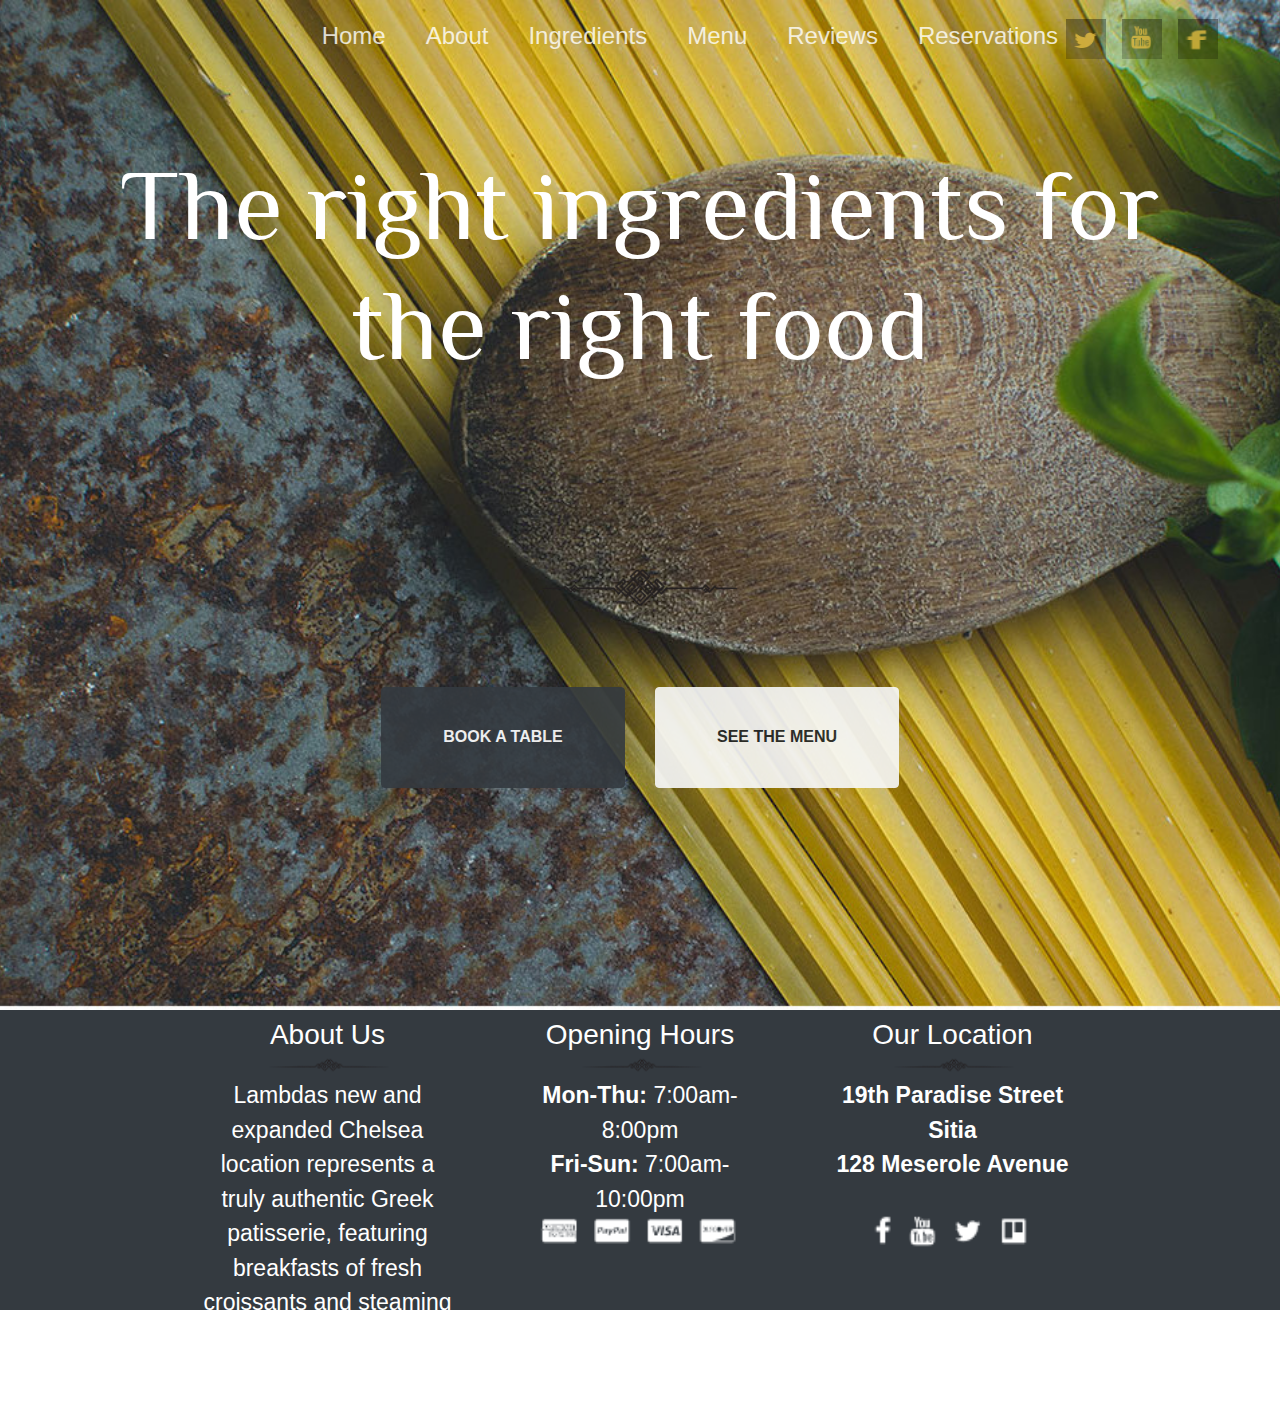
<file: index.html>
<!DOCTYPE html>
<html lang="en">
<head>
    <link href="https://fonts.googleapis.com/css2?family=Philosopher&display=swap" rel="stylesheet">
    <link rel="stylesheet" href="style.css">
    <meta name="viewport" content="width=device-width, initial-scale=1">
    <meta charset="UTF-8">
    <title>Home</title>
    <link rel="stylesheet" href="https://stackpath.bootstrapcdn.com/bootstrap/4.5.2/css/bootstrap.min.css" integrity="sha384-JcKb8q3iqJ61gNV9KGb8thSsNjpSL0n8PARn9HuZOnIxN0hoP+VmmDGMN5t9UJ0Z" crossorigin="anonymous">
</head>
<body>
    <div class="bg">
        <div class="container-fluid">
            <div class="header col-md-12 d-flex justify-content-end">
                <nav class="navbar navbar-expand-lg navbar-light bg-transparent">
                    <button class="navbar-toggler bg-transparent" type="button" data-toggle="collapse" data-target="#navbarSupportedContent" aria-controls="navbarSupportedContent" aria-expanded="false" aria-label="Toggle navigation">
                        <span class="navbar-toggler-icon"></span>
                    </button>

                    <div class="collapse navbar-collapse" id="navbarSupportedContent">
                        <ul class="navbar-nav mr-auto">
                            <li class="nav-item active d-flex justify-content-center">
                                <a class="nav-link text-white" href="#"><h4>Home</h4><span class="sr-only">(current)</span></a>
                            </li>
                            <li class="nav-item d-flex justify-content-center">
                                <a class="nav-link text-white ml-4" href="about.html" target="_blank"><h4>About</h4></a>
                            </li>
                            <li class="nav-item d-flex justify-content-center">
                                <a class="nav-link text-white ml-4" href="ingredients.html" target="_blank"><h4>Ingredients</h4></a>
                            </li>
                            <li class="nav-item d-flex justify-content-center">
                                <a class="nav-link text-white ml-4" href="menu.html" target="_blank"><h4>Menu</h4></a>
                            </li>
                            <li class="nav-item d-flex justify-content-center">
                                <a class="nav-link text-white ml-4" href="reviews.html" target="_blank"><h4>Reviews</h4></a>
                            </li>
                            <li class="nav-item d-flex justify-content-center">
                                <a class="nav-link text-white ml-4" href="reservations.html" target="_blank"><h4>Reservations</h4></a>
                            </li>
                            <li class="navbar-item d-flex justify-content-center">
                                <a class="navbar-brand" href="#">
                                    <img src="twitter.png" width="40" height="40" alt="">
                                </a>
                            </li>
                            <li class="navbar-item d-flex justify-content-center">
                                <a class="navbar-brand" href="#">
                                    <img src="youtube.png" width="40" height="40" alt="">
                                </a>
                            </li>
                            <li class="navbar-item d-flex justify-content-center">
                                <a class="navbar-brand" href="#">
                                    <img src="fb.png" width="40" height="40" alt="">
                                </a>
                            </li>
                        </ul>
                    </div>
                </nav>
            </div>
            <div class="text-place col-md-12">
                <div class="jumbotron jumbotron-fluid bg-transparent">
                    <div class="container text-wrap">
                        <h1 class="namee text-white text-center">The right ingredients for the right food</h1>
                    </div>
                </div>
            </div>
            <div class="logo-place col-md-12">
                <div class="putin col-md-2">
                </div>
            </div>
            <div class="button-place col-md-12">
                    <button type="button" class="btn btn-dark font-weight-bolder">BOOK A TABLE</button>
                    <button type="button" class="btn btn-light font-weight-bolder">SEE THE MENU</button>
            </div>
        </div>
    </div>
    <div class="footer_bg bg-dark">
        <div class="footer_row">
            <div class="footer_container text-white text-center d-flex justify-content-center col-lg-12">
                <div class="first_column col-lg-3">
                    <div class="a-row col-lg-12">
                        <h3 class="about-us">About Us</h3>
                    </div>
                    <div class="b-row col-lg-12">
                    </div>
                    <div class="c-row col-lg-12">
                        <p class="lamb">Lambdas new and expanded Chelsea location
                        represents a truly authentic Greek patisserie,
                        featuring breakfasts of fresh croissants and
                        steaming bowls of cafe.
                        Lambda - the best restaurant in town.</p>
                    </div>
                </div>
                <div class="second_column col-lg-3">
                    <div class="a-row2 col-lg-12">
                        <h3 class="opening-hours">Opening Hours</h3>
                    </div>
                    <div class="b-row2 col-lg-12">
                    </div>
                    <div class="c-row2 col-lg-12">
                        <p class="pm"><b>Mon-Thu: </b>7:00am-8:00pm<br>
                                    <b>Fri-Sun: </b>7:00am-10:00pm</p>
                    </div>
                    <div class="d-row2 col-lg-12">
                    </div>
                </div>
                <div class="third_column col-lg-3">
                    <div class="a-row3 col-lg-12">
                        <h3 class="location">Our Location</h3>
                    </div>
                    <div class="b-row3 col-lg-12">
                    </div>
                    <div class="c-row3 col-lg-12">
                        <p class="loc"><b>19th Paradise Street Sitia<br>
                        128 Meserole Avenue</b></p>
                    </div>
                    <div class="d-row3 col-lg-12">
                    </div>
                </div>
            </div>
        </div>
    </div>
    <script src="https://code.jquery.com/jquery-3.5.1.slim.min.js" integrity="sha384-DfXdz2htPH0lsSSs5nCTpuj/zy4C+OGpamoFVy38MVBnE+IbbVYUew+OrCXaRkfj" crossorigin="anonymous"></script>
    <script src="https://cdn.jsdelivr.net/npm/popper.js@1.16.1/dist/umd/popper.min.js" integrity="sha384-9/reFTGAW83EW2RDu2S0VKaIzap3H66lZH81PoYlFhbGU+6BZp6G7niu735Sk7lN" crossorigin="anonymous"></script>
    <script src="https://stackpath.bootstrapcdn.com/bootstrap/4.5.2/js/bootstrap.min.js" integrity="sha384-B4gt1jrGC7Jh4AgTPSdUtOBvfO8shuf57BaghqFfPlYxofvL8/KUEfYiJOMMV+rV" crossorigin="anonymous"></script>

</body>
</html>
</file>
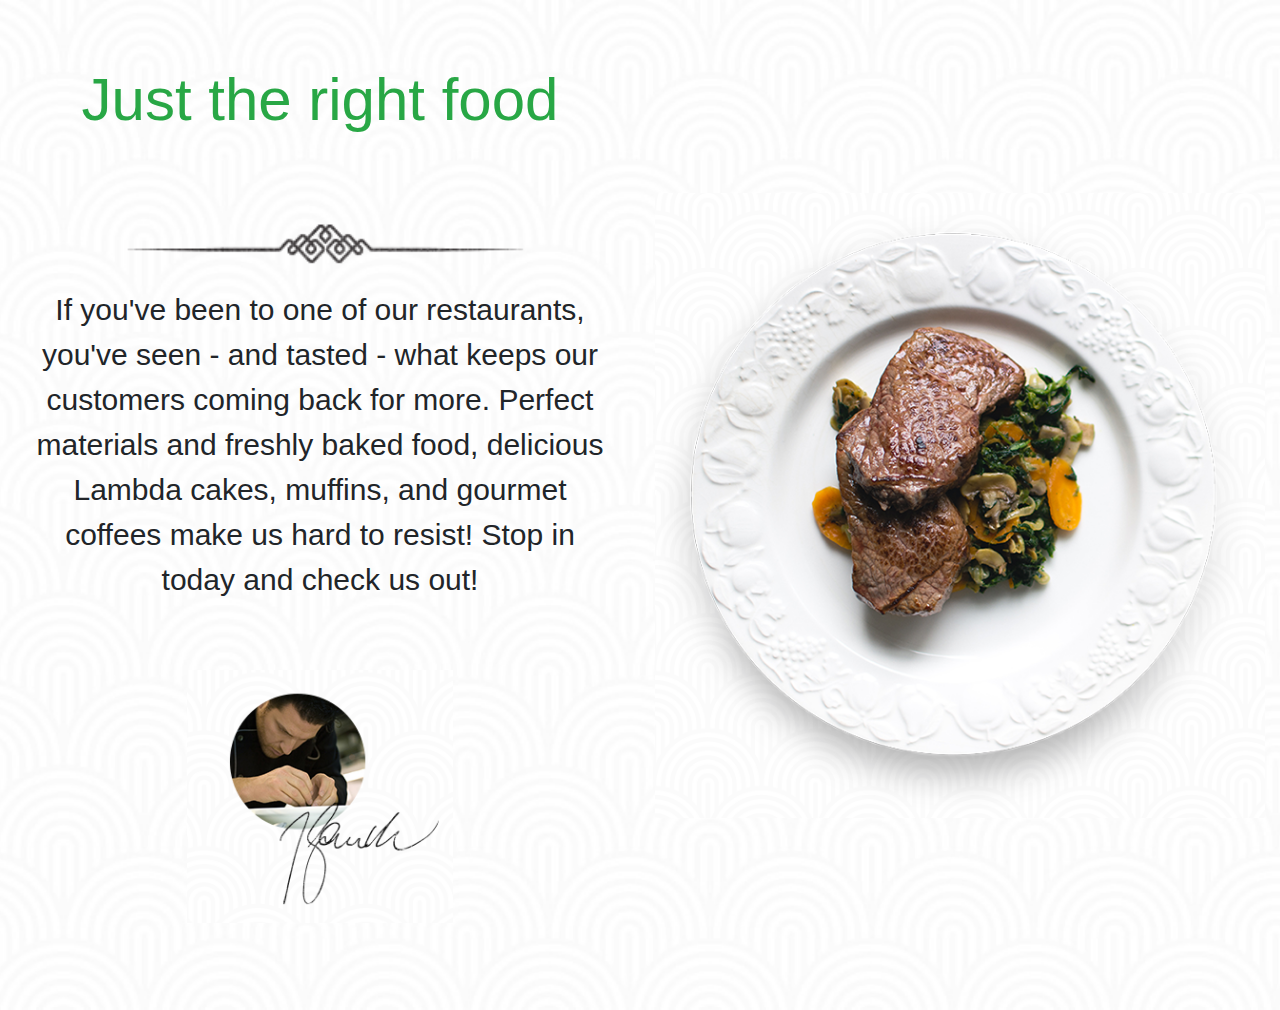
<file: about.html>
<!DOCTYPE html>
<html lang="en">
<head>
    <link href="https://fonts.googleapis.com/css2?family=Philosopher&display=swap" rel="stylesheet">
    <link rel="stylesheet" href="style.css">
    <meta name="viewport" content="width=device-width, initial-scale=1">
    <meta charset="UTF-8">
    <title>About</title>
    <link rel="stylesheet" href="https://stackpath.bootstrapcdn.com/bootstrap/4.5.2/css/bootstrap.min.css" integrity="sha384-JcKb8q3iqJ61gNV9KGb8thSsNjpSL0n8PARn9HuZOnIxN0hoP+VmmDGMN5t9UJ0Z" crossorigin="anonymous">
</head>
<body>
    <div class="bg2">
        <div class="container-fluid2 d-flex">
                <div class="left col-lg-6 col-sm-12">
                    <div class="div1 col-md-12">
                        <div class="jumbotron jumbotron-fluid bg-transparent">
                            <div class="container2 text-wrap">
                                <h1 class="namee2 text-success text-center">Just the right food</h1>
                            </div>
                        </div>
                    </div>
                    <div class="div2 col-md-12">
                    </div>
                    <div class="div3 col-md-12">
                        <p class="introduction text-center">If you've been to one of our restaurants, you've seen - and
                            tasted - what keeps our customers coming back for more.
                            Perfect materials and freshly baked food, delicious Lambda
                            cakes, muffins, and gourmet coffees make us hard to resist!
                            Stop in today and check us out!</p>
                    </div>
                    <div class="div4 d-flex justify-content-center col-md-12">
                        <div class="div4.1 col-md-6">
                        </div>
                    </div>
                </div>
                <div class="right col-lg-6">
                    <div class="insider col-lg-12">
                    </div>
                </div>
        </div>
    </div>

</body>
</html>
</file>
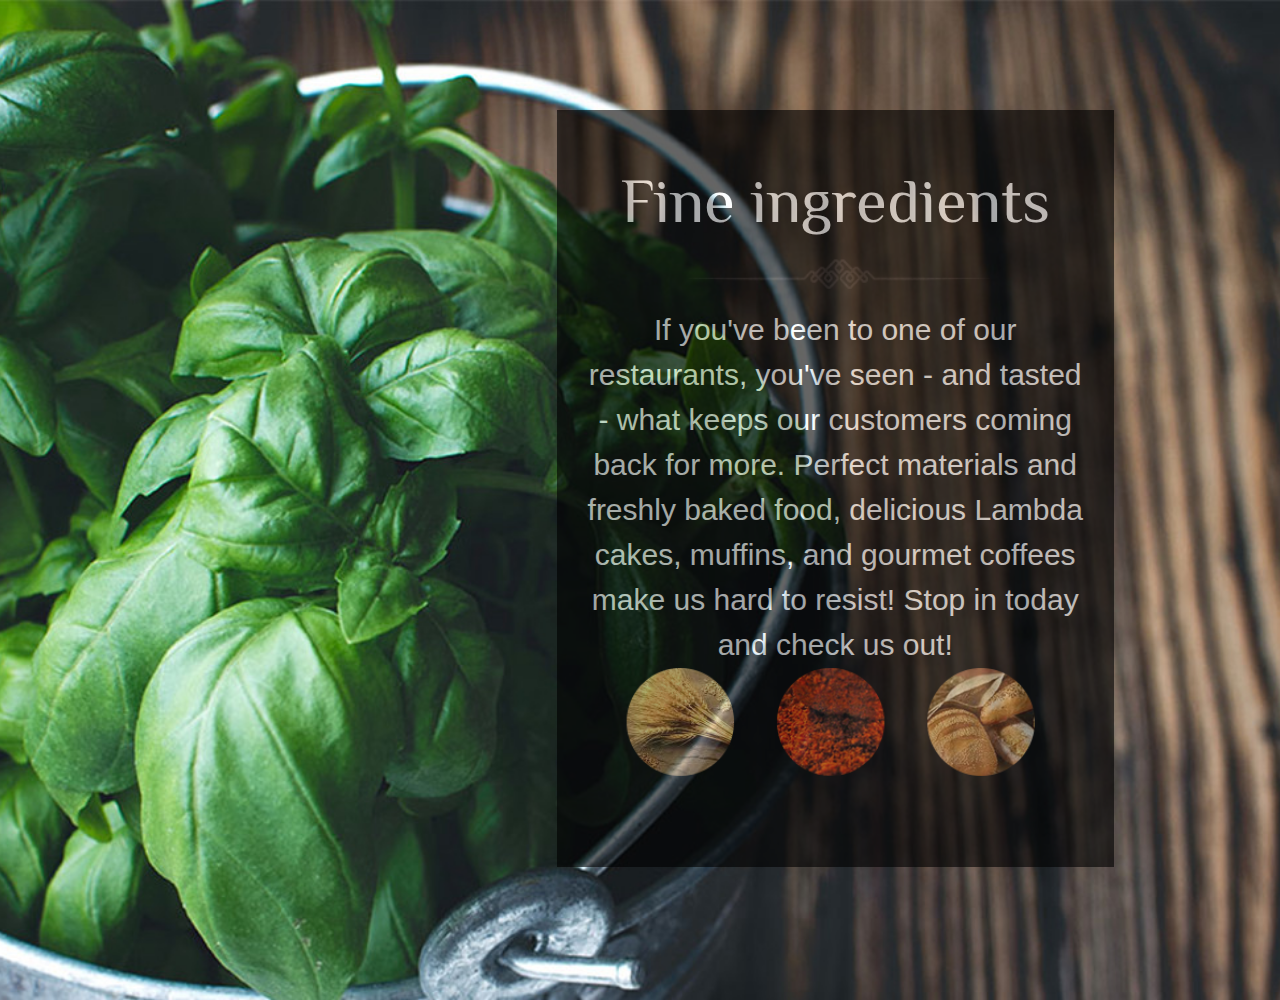
<file: ingredients.html>
<!DOCTYPE html>
<html lang="en">
<head>
    <link href="https://fonts.googleapis.com/css2?family=Philosopher&display=swap" rel="stylesheet">
    <link rel="stylesheet" href="style.css">
    <meta name="viewport" content="width=device-width, initial-scale=1">
    <meta charset="UTF-8">
    <title>Ingredients</title>
    <link rel="stylesheet" href="https://stackpath.bootstrapcdn.com/bootstrap/4.5.2/css/bootstrap.min.css" integrity="sha384-JcKb8q3iqJ61gNV9KGb8thSsNjpSL0n8PARn9HuZOnIxN0hoP+VmmDGMN5t9UJ0Z" crossorigin="anonymous">
</head>
<body>
    <div class="bg3">
        <div class="container-fluid3">
            <div class="roww d-flex justify-content-end">
                   <div class="main_col col-lg-6">
                       <div class="roww1 col-lg-12">
                           <h2 class="namee3 text-center text-white">Fine ingredients</h2>
                       </div>
                       <div class="roww2 col-lg-12">
                       </div>
                       <div class="roww3 col-lg-12">
                           <p class="introduction2 text-center text-white">If you've been to one of our restaurants, you've seen - and
                               tasted - what keeps our customers coming back for more.
                               Perfect materials and freshly baked food, delicious Lambda
                               cakes, muffins, and gourmet coffees make us hard to resist!
                               Stop in today and check us out!</p>
                       </div>
                       <div class="roww4 col-lg-12">
                       </div>
                   </div>
            </div>
        </div>
    </div>

</body>
</html>
</file>
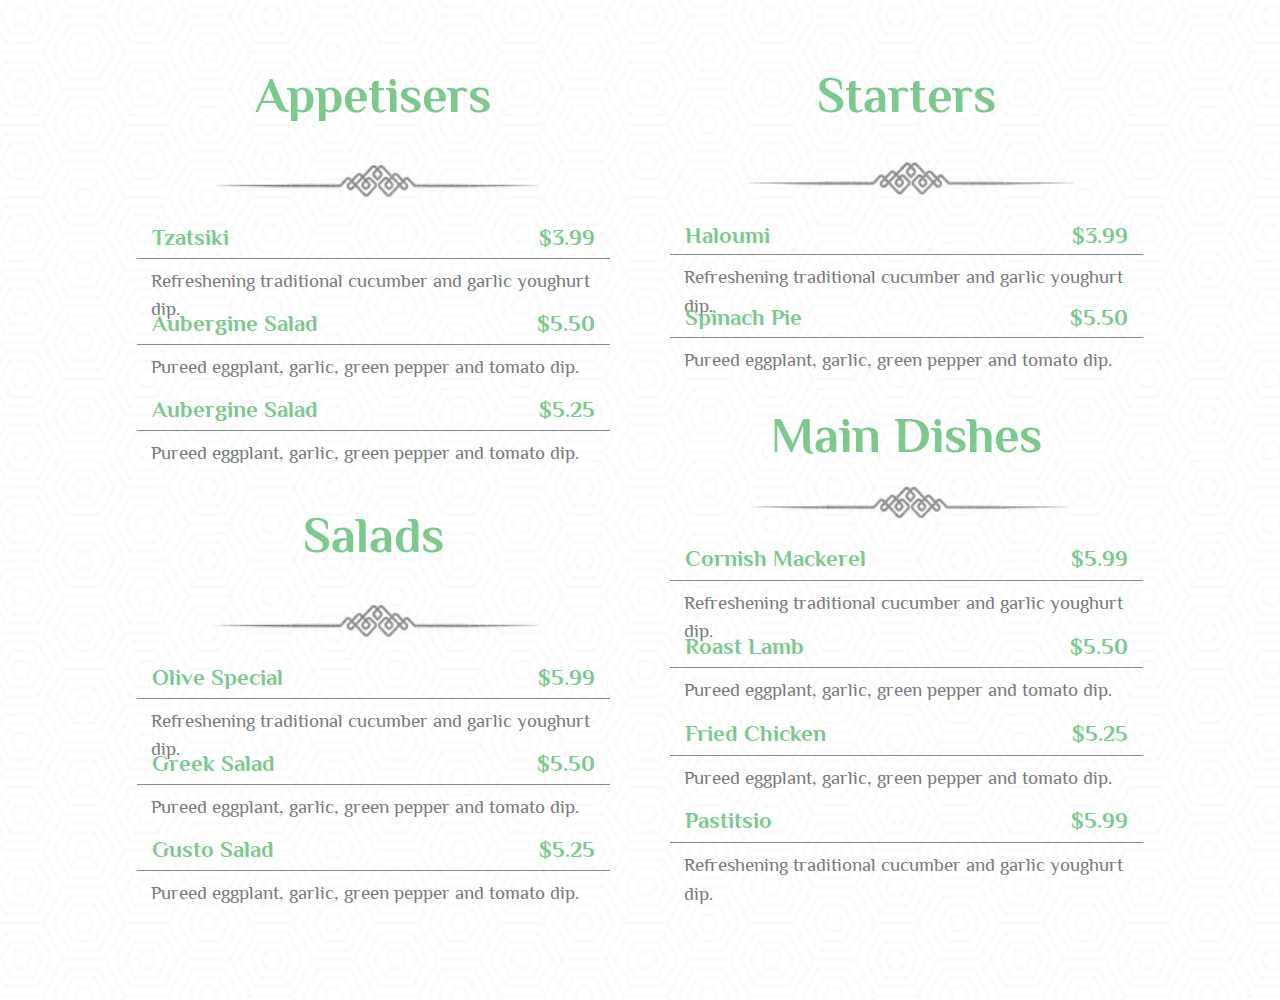
<file: menu.html>
<!DOCTYPE html>
<html lang="en">
<head>
    <link href="https://fonts.googleapis.com/css2?family=Philosopher&display=swap" rel="stylesheet">
    <meta name="viewport" content="width=device-width, initial-scale=1">
    <link rel="stylesheet" href="style.css">
    <meta charset="UTF-8">
    <title>Menu</title>
    <link rel="stylesheet" href="https://stackpath.bootstrapcdn.com/bootstrap/4.5.2/css/bootstrap.min.css" integrity="sha384-JcKb8q3iqJ61gNV9KGb8thSsNjpSL0n8PARn9HuZOnIxN0hoP+VmmDGMN5t9UJ0Z" crossorigin="anonymous">
</head>
<body>
    <div class="bg4">
        <div class="container-fluid4">
            <div class="rrow d-flex justify-content-center">
                <div class="left1 col-lg-5">
                    <div class="top-left col-lg-12">
                        <div class="rrrow one">
                            <h5 class="appetisers text-success text-center font-weight-bold">Appetisers</h5>
                        </div>
                        <div class=" rrrow two">
                        </div>
                        <div class="rrrow three">
                                <div class="rrrow3.1 border-bottom border-dark d-flex">
                                    <div class="eilute name col-lg-6">
                                        <h6 class="a a1 text-success font-weight-bold">Tzatsiki</h6>
                                    </div>
                                    <div class="eilute price d-flex justify-content-end col-lg-6">
                                        <h6 class="a a2 text-success font-weight-bold">$3.99</h6>
                                    </div>
                                </div>
                                <div class="rrrow3.2">
                                    <p class="description">Refreshening traditional cucumber and garlic youghurt dip.</p>
                                </div>
                        </div>
                        <div class="rrrow four">
                                <div class="rrrow4.1 border-bottom border-dark d-flex">
                                    <div class="eilute name col-lg-6">
                                        <h6 class="a a3 text-success font-weight-bold">Aubergine Salad</h6>
                                    </div>
                                    <div class="eilute price d-flex justify-content-end col-lg-6">
                                        <h6 class="a a4 text-success font-weight-bold">$5.50</h6>
                                    </div>
                                </div>
                                <div class="rrrow4.2">
                                    <p class="description">Pureed eggplant, garlic, green pepper and tomato dip.</p>
                                </div>
                        </div>
                        <div class="rrrow five">
                                <div class="rrrow5.1 border-bottom border-dark d-flex">
                                    <div class="eilute name col-lg-6">
                                        <h6 class="a a5 text-success font-weight-bold">Aubergine Salad</h6>
                                    </div>
                                    <div class="eilute price d-flex justify-content-end col-lg-6">
                                        <h6 class="a a6 text-success font-weight-bold">$5.25</h6>
                                    </div>
                                </div>
                                <div class="rrrow5.2">
                                    <p class="description">Pureed eggplant, garlic, green pepper and tomato dip.</p>
                                </div>
                        </div>
                    </div>


                    <div class="bottom-left col-lg-12">
                        <div class="rrrow_ one_">
                            <h5 class="appetisers text-success text-center font-weight-bold">Salads</h5>
                        </div>
                        <div class=" rrrow_ two_">
                        </div>
                        <div class="rrrow_ three_">
                                <div class="rrrow_3.1 border-bottom border-dark d-flex">
                                    <div class="eilute name col-lg-6">
                                        <h6 class="b b1 text-success font-weight-bold">Olive Special</h6>
                                    </div>
                                    <div class="eilute price d-flex justify-content-end col-lg-6">
                                        <h6 class="b b2 text-success font-weight-bold">$5.99</h6>
                                    </div>
                                </div>
                                <div class="rrrow_3.2">
                                    <p class="description">Refreshening traditional cucumber and garlic youghurt dip.</p>
                                </div>
                        </div>
                        <div class="rrrow_ four_">
                                <div class="rrrow_4.1 border-bottom border-dark d-flex">
                                    <div class="eilute name col-lg-6">
                                        <h6 class="b b3 text-success font-weight-bold">Greek Salad</h6>
                                    </div>
                                    <div class="eilute price d-flex justify-content-end col-lg-6">
                                        <h6 class="b b4 text-success font-weight-bold">$5.50</h6>
                                    </div>
                                </div>
                                <div class="rrrow_4.2">
                                    <p class="description">Pureed eggplant, garlic, green pepper and tomato dip.</p>
                                </div>
                        </div>
                        <div class="rrrow_ five_">
                                <div class="rrrow_5.1 border-bottom border-dark d-flex">
                                    <div class="eilute name col-lg-6">
                                        <h6 class="b b5 text-success font-weight-bold">Gusto Salad</h6>
                                    </div>
                                    <div class="eilute price d-flex justify-content-end col-lg-6">
                                        <h6 class="b b6 text-success font-weight-bold">$5.25</h6>
                                    </div>
                                </div>
                                <div class="rrrow_5.2">
                                    <p class="description">Pureed eggplant, garlic, green pepper and tomato dip.</p>
                                </div>
                        </div>
                    </div>
                </div>


                <div class="right1 col-lg-5">
                    <div class="top-right col-lg-12">
                        <div class="one__">
                            <h5 class="appetisers text-success text-center font-weight-bold">Starters</h5>
                        </div>
                        <div class="two__">
                        </div>
                        <div class="three__">
                                <div class="rowww3.1 border-bottom border-dark d-flex">
                                    <div class="eilute name col-lg-6">
                                        <h6 class="c c1 text-success font-weight-bold">Haloumi</h6>
                                    </div>
                                    <div class="eilute price d-flex justify-content-end col-lg-6">
                                        <h6 class="c c2 text-success font-weight-bold">$3.99</h6>
                                    </div>
                                </div>
                                <div class="rowww3.2">
                                    <p class="description">Refreshening traditional cucumber and garlic youghurt dip.</p>
                                </div>
                        </div>
                        <div class="four__">
                                <div class="rowww4.1 border-bottom border-dark d-flex">
                                    <div class="eilute name col-lg-6">
                                        <h6 class="c c3 text-success font-weight-bold">Spinach Pie</h6>
                                    </div>
                                    <div class="eilute price d-flex justify-content-end col-lg-6">
                                        <h6 class="c c4 text-success font-weight-bold">$5.50</h6>
                                    </div>
                                </div>
                                <div class="rowww4.2">
                                    <p class="description">Pureed eggplant, garlic, green pepper and tomato dip.</p>
                                </div>
                        </div>
                    </div>
                    <div class="bottom-right col-lg-12">
                        <div class="one___">
                            <h5 class="appetisers text-success text-center font-weight-bold">Main Dishes</h5>
                        </div>
                        <div class="two___">
                        </div>
                        <div class="three___">
                                <div class="rooow3.1 border-bottom border-dark d-flex">
                                    <div class="eilute name col-lg-6">
                                        <h6 class="d d1 text-success font-weight-bold">Cornish Mackerel</h6>
                                    </div>
                                    <div class="eilute price d-flex justify-content-end col-lg-6">
                                        <h6 class="d d2 text-success font-weight-bold">$5.99</h6>
                                    </div>
                                </div>
                                <div class="rooow3.2">
                                    <p class="description">Refreshening traditional cucumber and garlic youghurt dip.</p>
                                </div>
                        </div>
                        <div class="four___">
                            <div class="rooow4.1 border-bottom border-dark d-flex">
                                <div class="eilute name col-lg-6">
                                    <h6 class="d d3 text-success font-weight-bold">Roast Lamb</h6>
                                </div>
                                <div class="eilute price d-flex justify-content-end col-lg-6">
                                    <h6 class="d d4 text-success font-weight-bold">$5.50</h6>
                                </div>
                            </div>
                            <div class="rooow4.2">
                                <p class="description">Pureed eggplant, garlic, green pepper and tomato dip.</p>
                            </div>
                        </div>
                        <div class="five___">
                            <div class="rooow5.1 border-bottom border-dark d-flex">
                                <div class="eilute name col-lg-6">
                                    <h6 class="d d5 text-success font-weight-bold">Fried Chicken</h6>
                                </div>
                                <div class="eilute price d-flex justify-content-end col-lg-6">
                                    <h6 class="d d6 text-success font-weight-bold">$5.25</h6>
                                </div>
                            </div>
                            <div class="rooow5.2">
                                <p class="description">Pureed eggplant, garlic, green pepper and tomato dip.</p>
                            </div>
                        </div>
                        <div class="six___">
                            <div class="rooow6.1 border-bottom border-dark d-flex">
                                <div class="eilute name col-lg-6">
                                    <h6 class="d d7 text-success font-weight-bold">Pastitsio</h6>
                                </div>
                                <div class="eilute price d-flex justify-content-end col-lg-6">
                                    <h6 class="d d8 text-success font-weight-bold">$5.99</h6>
                                </div>
                            </div>
                            <div class="rooow6.2">
                                <p class="description">Refreshening traditional cucumber and garlic youghurt dip.</p>
                            </div>
                        </div>
                    </div>
                </div>
            </div>
        </div>
    </div>
</body>
</html>
</file>
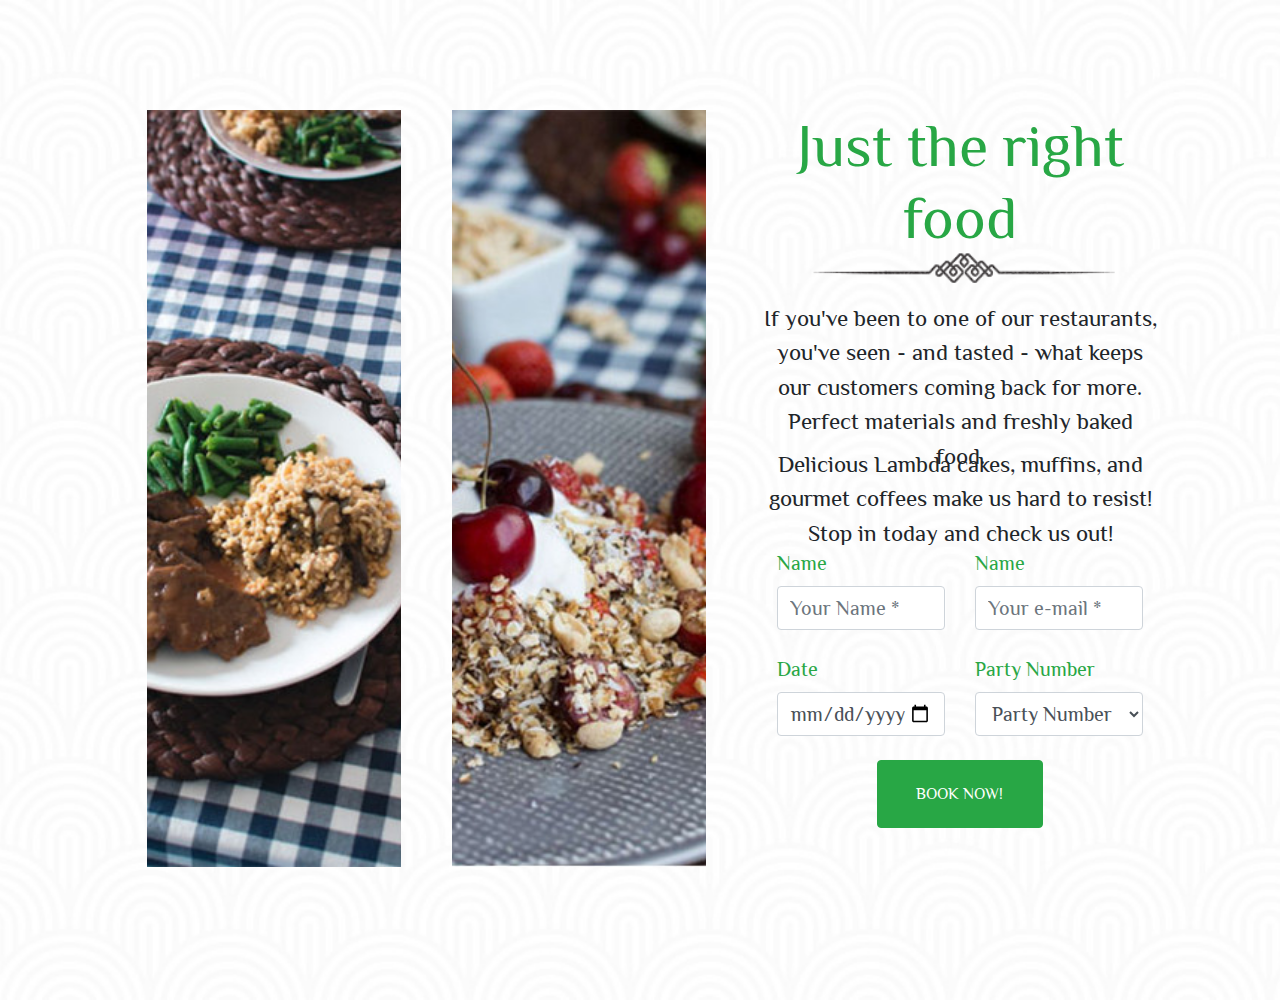
<file: reservations.html>
<!DOCTYPE html>
<html lang="en">
<head>
    <meta name="viewport" content="width=device-width, initial-scale=1">
    <link href="https://fonts.googleapis.com/css2?family=Philosopher&display=swap" rel="stylesheet">
    <link rel="stylesheet" href="style.css">
    <meta charset="UTF-8">
    <title>Reservations</title>
    <link rel="stylesheet" href="https://stackpath.bootstrapcdn.com/bootstrap/4.5.2/css/bootstrap.min.css" integrity="sha384-JcKb8q3iqJ61gNV9KGb8thSsNjpSL0n8PARn9HuZOnIxN0hoP+VmmDGMN5t9UJ0Z" crossorigin="anonymous">
</head>
<body>
    <div class="bg6">
        <div class="container-fluid6">
            <div class="lainas d-flex flex-wrap justify-content-center">
                <div class="left2 col-lg-6">
                    <div class="lainas1 d-flex justify-content-around">
                        <div class="left_left2 col-lg-5">
                        </div>
                        <div class="left_right2 col-lg-5">
                        </div>
                    </div>
                </div>
                <div class="right2 col-lg-4">
                    <div class="row1">
                        <h2 class="food text-center text-success">
                            Just the right food
                        </h2>
                    </div>
                    <div class="row2">
                    </div>
                    <div class="row3">
                        <p class="tekstas text-center">If you've been to one of our restaurants, you've seen - and
                        tasted - what keeps our customers coming back for more.
                            Perfect materials and freshly baked food.</p>
                    </div>
                    <div class="row4">
                        <p class="tekstas2 text-center">Delicious Lambda
                            cakes, muffins, and gourmet coffees make us hard to resist!
                            Stop in today and check us out!</p>
                    </div>
                    <div class="row5 d-flex">
                        <div class="lft col-md-6">
                            <div class="form-group text-success">
                                <label for="formGroupExampleInput">Name</label>
                                <input type="text" class="form-control" id="formGroupExampleInput" placeholder="Your Name *">
                            </div>
                        </div>
                        <div class="rght col-md-6">
                            <div class="form-group text-success">
                                <label for="formGroupExampleInput2">Name</label>
                                <input type="text" class="form-control" id="formGroupExampleInput2" placeholder="Your e-mail *">
                            </div>
                        </div>
                    </div>
                    <div class="row6 d-flex">
                        <div class="lft1 col-md-6">
                            <div class="form-group text-success">
                                <label for="formGroupExampleInput3">Date</label>
                                <input type="date" class="form-control" id="formGroupExampleInput3" placeholder="Your e-mail *">
                            </div>
                        </div>
                        <div class="rght1 col-md-6">
                            <div class="form-group text-success">
                                <label for="inputState">Party Number</label>
                                <select id="inputState" class="form-control">
                                    <option selected>Party Number</option>
                                    <option>...</option>
                                </select>
                            </div>
                        </div>
                    </div>
                    <div class="row7 d-flex justify-content-center">
                        <button type="button" class="btn btn-success col-md-5">BOOK NOW!</button>
                    </div>
                </div>
            </div>
        </div>
    </div>
</body>
</html>
</file>
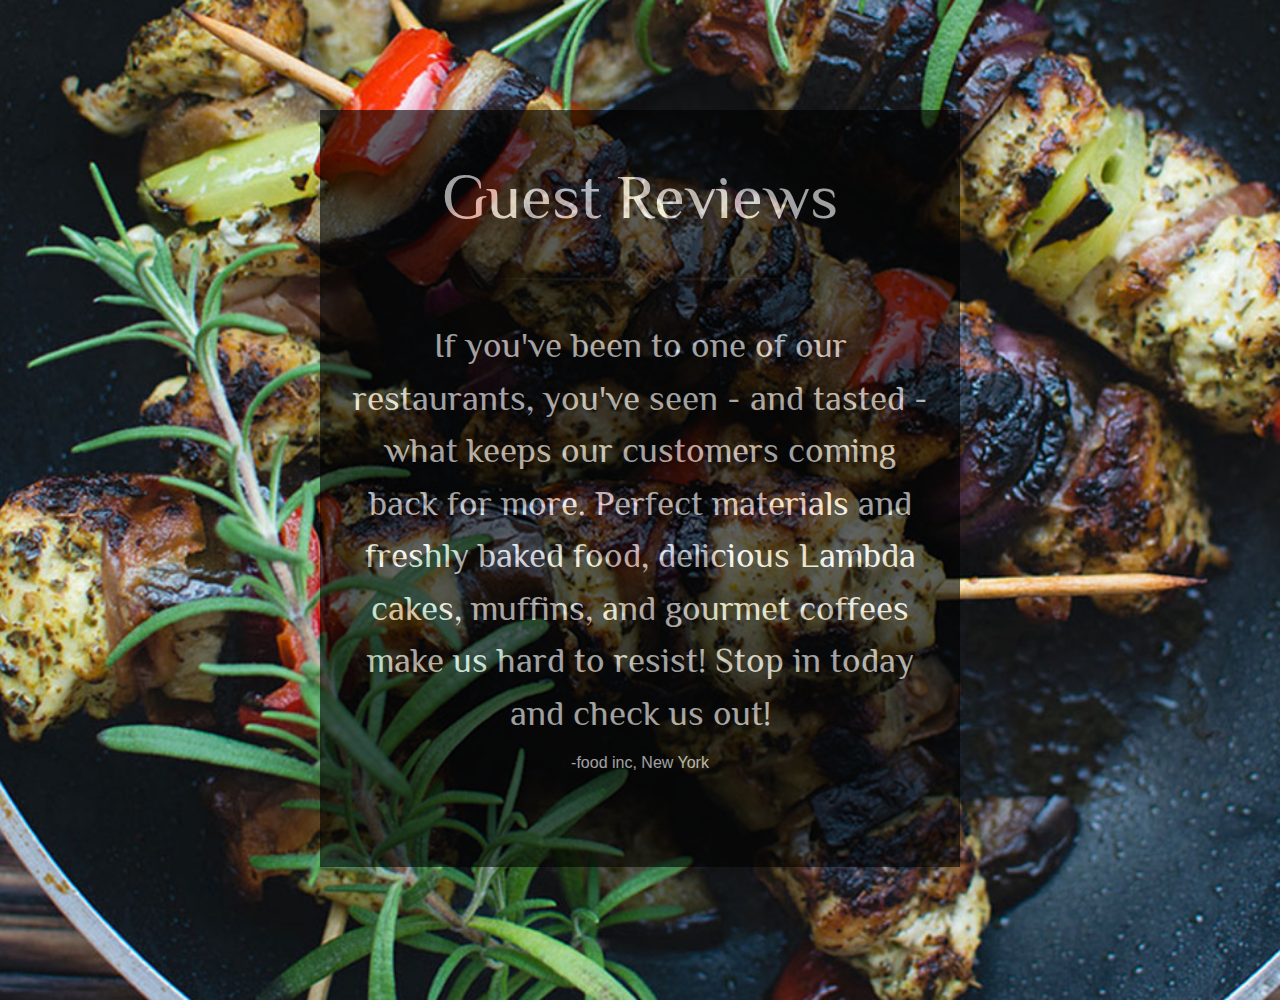
<file: reviews.html>
<!DOCTYPE html>
<html lang="en">
<head>
   <link rel="stylesheet" href="style.css">
    <meta name="viewport" content="width=device-width, initial-scale=1">
    <link href="https://fonts.googleapis.com/css2?family=Philosopher&display=swap" rel="stylesheet">
    <meta charset="UTF-8">
    <title>Reviews</title>
    <link rel="stylesheet" href="https://stackpath.bootstrapcdn.com/bootstrap/4.5.2/css/bootstrap.min.css" integrity="sha384-JcKb8q3iqJ61gNV9KGb8thSsNjpSL0n8PARn9HuZOnIxN0hoP+VmmDGMN5t9UJ0Z" crossorigin="anonymous">
</head>
<body>
        <div class="bg5">
            <div class="container-fluid5">
                <div class="roow d-flex justify-content-center">
                    <div class="main_col2 col-lg-6">
                        <div class="roow1 col-lg-12">
                            <h2 class="namee4 text-center text-white">Guest Reviews</h2>
                        </div>
                        <div class="roow2 col-lg-12">
                        </div>
                        <div class="roow3 col-lg-12">
                            <p class="introduction3 text-center text-white">If you've been to one of our restaurants, you've seen - and
                                tasted - what keeps our customers coming back for more.
                                Perfect materials and freshly baked food, delicious Lambda
                                cakes, muffins, and gourmet coffees make us hard to resist!
                                Stop in today and check us out!</p>
                        </div>
                        <div class="roow4 col-lg-12">
                            <p class="inc text-center text-white">-food inc, New York</p>
                        </div>
                    </div>
                </div>
            </div>
        </div>
</body>
</html>
</file>
<file: style.css>
/* Home */

body{
    height: 100%;
    margin: 0;
}
.bg{
    /* The image used */
    background-image: url("background.jpg");

    /* Full height */
    height: 1010px;
    width: 100%;

    /* Center and scale the image nicely */
    background-position: center;
    background-repeat: no-repeat;
    background-size: cover;
}
.container-fluid{
    width: 100%;
    height: 100%;
}
.header{
    height: 8%;
    opacity: 0.8;
}
.text-place{
    display: flex;
    justify-content: center;
    height: 40%;
    font-family: 'Philosopher', sans-serif;
}
.logo-place{
    display: flex;
    justify-content: center;
    height: 10%;
}
.button-place{
    height: 10%;
    opacity: 0.9;
    float: left;
}
.btn-dark{
    height: 100%;
    width: 20%;
}
.btn-light{
    height: 100%;
    width: 20%;
}
/* Home-End */


/*FOOTER*/
.footer_bg{
    width: 100%;
    height: 300px;
}
    .footer_row{
        height: 100%;
        width: 100%;
    }
        .footer_container{
            height: 100%;
        }
            .first_column{
                height: 100%;
            }
                .a-row{
                    height: 10%;
                    margin-top: 3%;
                }
                .b-row{
                    margin-top: 2%;
                    height: 8%;
                    background-image: url("logo4.png");
                    /* Center and scale the image nicely */
                    background-position: center;
                    background-repeat: no-repeat;
                    background-size: contain;
                }
                .c-row{
                    height: 72%;
                }
                    .lamb{
                        font-size: 23px;
                    }

            .second_column{
                height: 100%;
            }
                .a-row2{
                    margin-top: 3%;
                    height: 10%;
                }
                .b-row2{
                    margin-top: 2%;
                    height: 8%;
                    background-image: url("logo4.png");
                    /* Center and scale the image nicely */
                    background-position: center;
                    background-repeat: no-repeat;
                    background-size: contain;
                }
                .c-row2{
                    height: 40%;
                }
                    .pm{
                        font-size: 23px;
                    }
                .d-row2{
                    height: 20%;
                    background-image: url("loogo2.png");
                    /* Center and scale the image nicely */
                    background-position: center;
                    background-repeat: no-repeat;
                    background-size: contain;
                }

            .third_column {
                height: 100%;
            }
                .a-row3{
                    margin-top: 3%;
                    height: 10%;
                }
                .b-row3{
                    margin-top: 2%;
                    height: 8%;
                    background-image: url("logo4.png");
                    /* Center and scale the image nicely */
                    background-position: center;
                    background-repeat: no-repeat;
                    background-size: contain;
                }
                .c-row3{
                    height: 40%;
                }
                    .loc{
                        font-size: 23px;
                    }
                .d-row3{
                    height: 20%;
                    background-image: url("loogo3.png");
                    /* Center and scale the image nicely */
                    background-position: center;
                    background-repeat: no-repeat;
                    background-size: contain;
                }
/*FOOTER-END*/


/* About */
.bg2{
    /* The image used */
    background-image: url("background2.jpg");

    /* Full height */
    height: 1010px;
    width: 100%;

    /* Center and scale the image nicely */
    background-position: center;
    background-repeat: no-repeat;
    background-size: cover;
}
.container-fluid2{
    height: 100%;
}
.right{
    height: 100%;
}
.left{
    height: 100%;
}
.div1{
    height: 17%;
}
.div2{
    height: 8%;
    background-image: url("logo4.png");
    /* Center and scale the image nicely */
    background-position: center;
    background-repeat: no-repeat;
    background-size: contain;
}
.div3{
    height: 30%;
}
.div4{
    height: 25%;
}
.insider{
    height: 100%;
    background-image: url("logo2.png");
    /* Center and scale the image nicely */
    background-position: center;
    background-repeat: no-repeat;
    background-size: contain;

}
.namee2{
    font-size: 60px;
}
.introduction{
    font-size: 30px;
}
.div4\.1{
    height: 100%;
    background-image: url("logo3.png");
    /* Center and scale the image nicely */
    background-position: center;
    background-repeat: no-repeat;
    background-size: contain;
}
/* ABOUT-END */





/* INGREDIENTS*/
.bg3{
    padding-top: 110px;
    /* The image used */
    background-image: url("background3.jpg");

    /* Full height */
    height: 1000px;
    width: 100%;

    /* Center and scale the image nicely */
    background-position: center;
    background-repeat: no-repeat;
    background-size: cover;
}
.container-fluid3{
    height: 85%;
    opacity: 0.6;
}
.roww{
    height: 100%;
    margin-right: 13%;
}
.main_col{
    background-color: black;
    height: 100%;
}
.roww1{
    height: 18%;
    padding-top: 53px;
}
.roww2{
    height: 8%;
    background-image: url("logo4.png");
    /* Center and scale the image nicely */
    background-position: center;
    background-repeat: no-repeat;
    background-size: contain;
}
.roww3{
    height: 35%;
}
.roww4{
    margin-top: 50px;
    height: 25%;
    background-image: url("logo5.png");
    /* Center and scale the image nicely */
    background-position: center;
    background-repeat: no-repeat;
    background-size: contain;
}
.namee3{
    font-family: 'Philosopher', sans-serif;
    font-size: 63px;
}
.introduction2{
    font-size: 30px;
}
/* INGREDIENTS-END*/

/*MENU*/
.bg4{
    /* The image used */
    background-image: url("background4.jpg");

    /* Full height */
    height: 1000px;
    width: 100%;

    /* Center and scale the image nicely */
    background-position: center;
    background-repeat: no-repeat;
    background-size: cover;
}
    .container-fluid4{
        height: 100%;
    }
        .rrow{
            height: 100%;
            width: 100%;
            opacity: 0.6;
        }
            .left1{
                height: 100%;
            }
                    .top-left{
                        height: 43%;
                        margin-top: 13%;
                        margin-bottom: 2%;
                    }
                            .rrrow{
                                height: 20%;
                            }
                            .one{

                            }
                                    .appetisers{
                                        margin-top: 8px;
                                        font-size: 50px;
                                        font-family: 'Philosopher', sans-serif;
                                    }
                                    .description{
                                        margin-top: 8px;
                                        margin-left: 14px;
                                        font-size: 19px;
                                        font-family: 'Philosopher', sans-serif;
                                    }
                            .two{
                                height: 15%;
                                background-image: url("logo4.png");
                                /* Center and scale the image nicely */
                                background-position: center;
                                background-repeat: no-repeat;
                                background-size: contain;
                            }
                            .three{
                            }
                                    .rrrow3\.1{
                                        height: 50%;
                                    }
                                        .eilute{
                                            height: 100%;
                                            font-family: 'Philosopher', sans-serif;
                                        }
                                        .a{
                                            font-size: 23px;
                                            margin-top: 8px;
                                        }
                                    .rrrow3\.2{
                                        height: 50%;
                                    }
                            .four{
                            }
                                    .rrrow4\.1{
                                        height: 50%;
                                    }
                                    .rrrow4\.2{
                                        height: 50%;
                                    }
                            .five{
                            }
                                    .rrrow5\.1{
                                        height: 50%;
                                    }
                                    .rrrow5\.2{
                                        height: 50%;
                                    }
                    .bottom-left{
                        height: 43%;
                    }
                            .rrrow_{
                                height: 20%;
                            }
                            .one_{

                            }
                            .two_{
                                height: 15%;
                                background-image: url("logo4.png");
                                /* Center and scale the image nicely */
                                background-position: center;
                                background-repeat: no-repeat;
                                background-size: contain;

                            }
                            .three_{
                            }
                                    .rrrow_3\.1{
                                        height: 50%;
                                    }
                                    .b{
                                        font-size: 23px;
                                        margin-top: 8px;
                                    }
                                    .rrrow_3\.2{
                                        height: 50%;
                                    }
                            .four_{
                            }
                                    .rrrow_4\.1{
                                        height: 50%;
                                    }
                                    .rrrow_4\.2{
                                        height: 50%;
                                    }
                            .five_{
                            }
                                    .rrrow_5\.1{
                                        height: 50%;
                                    }
                                    .rrrow_5\.2{
                                        height: 50%;
                                    }
            .right1{
                height: 100%;
            }
                    .top-right{
                        height: 33%;
                        margin-top: 13%;
                        margin-bottom: 2%;
                    }
                            .one__{
                               height: 25%;
                            }
                            .two__{
                                height: 20%;
                                background-image: url("logo4.png");
                                /* Center and scale the image nicely */
                                background-position: center;
                                background-repeat: no-repeat;
                                background-size: contain;
                            }
                            .three__{
                                height: 25%;
                            }
                                    .rowww3\.1{
                                        height: 50%;
                                    }
                                    .c{
                                        font-size: 23px;
                                        margin-top: 8px;
                                    }
                                    .rowww3\.2{
                                        height: 50%;
                                    }
                            .four__{
                                height: 25%;
                            }
                                    .rowww4\.1{
                                       height: 50%;
                                    }
                                    .rowww4\.2{
                                        height: 50%;
                                    }
                    .bottom-right{
                        height: 53%;
                    }
                            .one___{

                            }
                            .two___{
                                height: 12%;
                                background-image: url("logo4.png");
                                /* Center and scale the image nicely */
                                background-position: center;
                                background-repeat: no-repeat;
                                background-size: contain;
                            }
                            .three___{
                                height: 16.5%;
                            }
                                    .rooow3\.1{
                                       height: 50%;
                                    }
                                    .d{
                                        font-size: 23px;
                                        margin-top: 8px;
                                    }
                                    .rooow3\.2{
                                       height: 50%;
                                    }
                            .four___{
                                height: 16.5%;
                            }
                                    .rooow4\.1{
                                        height: 50%;
                                    }
                                    .rooow4\.2{
                                        height: 50%;
                                    }
                            .five___{
                                height: 16.5%;
                            }
                                    .rooow5\.1{
                                        height: 50%;
                                    }
                                    .rooow5\.2{
                                        height: 50%;
                                    }
                            .six___{
                                height: 16.5%;
                            }
                                    .rooow6\.1{
                                        height: 50%;
                                    }
                                    .rooow6\.2{
                                        height: 50%;
                                    }

    /*MENU-END*/

/*REVIEWS*/
.bg5{
    padding-top: 110px;
    /* The image used */
    background-image: url("background5.jpg");

    /* Full height */
    height: 1000px;
    width: 100%;

    /* Center and scale the image nicely */
    background-position: center;
    background-repeat: no-repeat;
    background-size: cover;
}
.container-fluid5{
    width: 100%;
    height: 85%;

}
.roow{
    height: 100%;
    width: 100%;
    opacity: 0.6;
}
.roow1{
    margin-top: 8%;
    height: 10%;
}
.roow2{
    margin-top: 2%;
    height: 8%;
    background-image: url("logo4.png");
    /* Center and scale the image nicely */
    background-position: center;
    background-repeat: no-repeat;
    background-size: contain;
}
.roow3{
    margin-top: 2%;
    height: 57%;
}
.roow4{
    height: 8%;

}
.main_col2{
    height: 100%;
    background-color: black;
}
.namee4{
    font-family: 'Philosopher', sans-serif;
    font-size: 63px;
}
.introduction3{
    font-size: 35px;
    font-family: 'Philosopher', sans-serif;
}
/*REVIEWS-END*/


/*RESERVATIONS*/
.bg6{
    padding-top: 110px;
    /* The image used */
    background-image: url("background2.jpg");

    /* Full height */
    height: 1000px;
    width: 100%;

    /* Center and scale the image nicely */
    background-position: center;
    background-repeat: no-repeat;
    background-size: cover;
}
.container-fluid6{
    height: 100%;
}
    .lainas{
        height: 85%;
        width: 100%;
    }
        .left2{
            height: 100%;
        }
            .lainas1{
                height: 100%;
                width: 100%;
            }
                .left_left2{
                    height: 100%;
                    /* The image used */
                    background-image: url("picture1.jpg");
                    /* Center and scale the image nicely */
                    background-position: center;
                    background-repeat: no-repeat;
                    background-size: cover;
                }
                .left_right2{
                    height: 100%;
                    /* The image used */
                    background-image: url("picture2.jpg");
                    /* Center and scale the image nicely */
                    background-position: center;
                    background-repeat: no-repeat;
                    background-size: cover;
                }
        .right2{
            height: 100%;
            font-family: 'Philosopher', sans-serif;
        }
            .row1{
                height: 12%;
            }
                .food{
                    font-size: 60px;
                }
            .row2{
                height: 8%;
                background-image: url("logo4.png");
                /* Center and scale the image nicely */
                background-position: center;
                background-repeat: no-repeat;
                background-size: contain;
            }
            .row3{
                height: 14%;
            }
                .tekstas{
                    font-size: 23px;
                }
                .tekstas2{
                    font-size: 23px;
                }
            .row4{
                height: 14%;
            }
            .row5{
                height: 14%;
            }
                .lft{
                    height: 100%;
                }
                    .form-group{
                        font-size: 20px;
                    }
                    #formGroupExampleInput{
                        font-size: 20px;
                    }
                    #formGroupExampleInput2{
                        font-size: 20px;
                    }
                    #formGroupExampleInput3{
                        font-size: 20px;
                    }
                    #inputState{
                        font-size: 20px;
                    }
                .rght{
                    height: 100%;
                }
            .row6{
                height: 14%;
            }
                .lft1{
                    height: 100%;
                }
                .rght1{
                    height: 100%;
                }
            .row7{
                height: 9%;
            }
/*RESERVATIONS-END*/


@media screen and (min-width: 1024px){
    .namee{
        font-size: 100px;
    }
    .logo-place{
        height: 20%;
    }
    .button-place{
        display: flex;
        justify-content: center;
    }
    .btn-dark{
        margin-right: 15px;
    }
    .btn-light{
        margin-left: 15px;
    }
}
.putin{
    font-size: 40px;
    height: 100%;
    background-image: url("logo.png");
    /* Center and scale the image nicely */
    background-position: center;
    background-repeat: no-repeat;
    background-size: contain;
}
/*INGREDIENTS*/
.div1{
    margin-bottom: 35px;

}
.div4{
    margin-top: 80px;
}
/*INGREDIENTS-END*/


/*REVIEWS*/
.row2{
    margin-top: 10%;
}
.row4{
    margin-top: 10%;
    margin-bottom: -1%;
}
/*REVIEWS-END*/

@media screen and (max-width: 1024px) {
    .introduction2{
        font-size: 23px;
    }
    .namee3{
        font-size: 50px;
    }

    .roww4{
        margin-top: 60px;
    }

    /*REVIEWS*/
    .introduction3{
        font-size: 30px;
    }
    /*REVIEWS-END*/


    /*MENU*/
    .description{
        font-size: 13px;
    }
    .a{
       font-size: 20px;
    }
    .b{
        font-size: 20px;
    }
    .c{
        font-size: 20px;
    }
    .d{
        font-size: 20px;
    }
    /*MENU-END*/


    /*RESERVATIONS*/
    .food{
        font-size: 45px;
    }
    .tekstas{
        font-size: 20px;
    }
    .tekstas2{
        font-size: 20px;
    }
    .row2{
        height: 6%;
        margin-top: 5%;
    }
    .row4{
        margin-top: 20%;
        margin-bottom: 10%;
    }
    #formGroupExampleInput{
        font-size: 17px;
    }
    #formGroupExampleInput2{
        font-size: 17px;
    }
    #formGroupExampleInput3{
        font-size: 17px;
    }
    #inputState{
        font-size: 17px;
    }
    .row7{
        height: 7%;
    }
    /*RESERVATIONS-END*/


    /*FOOTER*/
    .footer_bg{
        height: 300px;
    }
        .about-us{
            font-size: 23px;
        }
        .opening-hours{
            font-size: 23px;
        }
        .location{
            font-size: 23px;
        }
        .lamb{
            font-size: 16px;
        }
        .pm{
            font-size: 16px;
        }
        .loc{
            font-size: 16px;
        }
        .d-row2{
            height: 10%;
        }
        .d-row3{
            height: 10%;
        }

    /*FOOTER-END*/
}

@media screen and (max-width: 1023px){
    .bg{
        max-height: 923px;
    }
    .container-fluid{
        height: 100%;
    }
    .namee{
        font-size: 85px;
    }
    .text-place{
        height: 30%;
        margin-bottom: 85px;
    }
    .button-place{
        height: 20%;
        margin-top: 20px;
        display: flex;
        flex-direction: column;
    }
    .logo-place{
        margin-bottom: 60px;
        height: 10%;
    }
    .btn-dark{
        width: 100%;
        height: 47%;
    }
    .btn-light{
        width: 100%;
        height: 47%;
        margin-left: 0;
    }
    .putin{
        font-size: 20px;
        height: 100%;
        background-image: url("logo.png");
        /* Center and scale the image nicely */
        background-position: center;
        background-repeat: no-repeat;
        background-size: contain;
    }
    .right{
        display: none;
    }
    .div3{
        margin-top: 20px;
    }
    .div4{
        margin-top: 20px;
    }

    /*INGREDIENTS*/
    .bg3{
        padding: 0;
        height: 700px;
    }
    .container-fluid3{
        height: 100%;
    }
    .main_col{
        margin-right: -7%;
    }
    .introduction2{
        font-size: 25px;
        padding-top: 40px;
    }

    /*MENU*/
    .description{
        font-size: 11px;
    }
    .a{
        font-size: 17px;
    }
    .b{
        font-size: 17px;
    }
    .c{
        font-size: 17px;
    }
    .d{
        font-size: 17px;
    }
    /*MENU-END*/


    /*RESERVATIONS*/
    .bg6{
        height: 100%;
    }
    .left2{
        display: none;
    }
    .right2{
        margin-top: -10%;
        margin-bottom: 5%;
    }
    .row4{
        margin-top: -2%;
        margin-bottom: -1%;
    }
    /*RESERVATIONS-END*/

    /*FOOTER*/
    .footer_bg{
        height: 300px;
    }
    /*FOOTER-END*/
}

@media screen and (max-width: 425px){
    .bg{
        height: 700px;
    }
    .container-fluid{
        height: 100%;
    }
    .namee{
        font-size: 50px;
    }
    .header{
        height: 8%;
    }
    .logo-place{
        height: 8%;
        margin-bottom: 60px;
    }
    .text-place{
        height: 40%;
        margin-bottom: 40px;
    }
    .button-place{
        height: 20%;
        display: flex;
        flex-direction: column;
    }
    .btn-dark{
        width: 100%;
        height: 47%;
    }
    .btn-light{
        width: 100%;
        height: 47%;
        margin-left: 0;
    }
    .putin{
        font-size: 40px;
        height: 100%;
        background-image: url("logo.png");
        /* Center and scale the image nicely */
        background-position: center;
        background-repeat: no-repeat;
        background-size: contain;
    }
    .namee2{
        font-size: 55px;
    }
    .introduction{
        font-size: 22px;
    }
    .div1{
        margin-bottom: 50px;
    }
    .div3{
        height: 40%;
    }
    .div4{
        margin-top: 40px;
    }
    .div4\.1{
        height: 50%;
    }

    /*INGREDIENTS*/
    .bg3{
        padding: 0;
        height: 700px;
    }
    .container-fluid3{
        height: 100%;
    }
    .introduction2{
        font-size: 21px;
        padding-top: 25px;
    }
    .roww1{
        padding-top: 40px;
    }
    .namee3{
        font-size: 41px;
    }
    .roww4{
        margin-top: 80px;
    }
    /*INGREDIENTS-END*/

    /*REVIEWS*/
    .container-fluid5{
        height: 113%;
        margin-top: -110px;
    }
    .introduction3{
        font-size: 29px;
    }
    .namee4{
        font-size: 50px;
    }
    .roow1{
        height: 8%;
    }
    .roow3{
        margin-top: 45px;
    }
    /*REVIEWS-END*/


    /*MENU*/
    .rrow{
        display: flex;
        flex-direction: column;
    }
    .left1{
        margin-top: 25%;
    }
    .right1{
    }
    .top-left{
        margin-top: -15%;
    }
    .top-right{
        margin-top: -15%;
    }
    .appetisers{
        margin-top: 1%;
        font-size: 28px;
    }
    .description{
        margin-top: 4px;
    }
    .a{
        font-size: 15px;
        margin-top: 1px;
    }
    .b{
        font-size: 15px;
        margin-top: 1px;
    }
    .c{
        font-size: 15px;
        margin-top: 1px;
    }
    .d{
        font-size: 15px;
        margin-top: 1px;
    }
    /*MENU-END*/


    /*RESERVATIONS*/
    .row6{
        flex-wrap: wrap;
    }
    .right2{
        margin-top: -18%;
        margin-bottom: 5%;
    }
    /*RESERVATIONS-END*/

    /*FOOTER*/
    .footer_bg{
        height: 900px;
    }
        .footer_container{
            flex-wrap: wrap;
        }
            .first_column{
                height: 30%;
            }
            .second_column{
                height: 30%;
            }
            .third_column{
                height: 30%;
            }
    /*FOOTER-END*/

}

@media screen and (max-width: 320px){
    /*INGREDIENTS*/
    .bg3{
        padding: 0;
        height: 700px;
    }
    .container-fluid3{
        height: 100%;
    }
    .introduction2{
        font-size: 19px;
        padding-top: 25px;
    }
    .roww1{
        padding-top: 40px;
    }
    .namee3{
        font-size: 40px;
    }
    .roww4{
        margin-top: 80px;
    }
    /*INGREDIENTS-END*/

    /*REVIEWS*/
    .introduction3{
        font-size: 27px;
    }
    .roow2{
        margin-top: 15%;
    }
    .roow3{
        margin-top: -5%;
    }
    .roow4{
        margin-top: 15%;
    }
    /*REVIEWS-END*/


    /*MENU*/
    .left1{
        margin-top: 50%;
    }
    .right1{
        margin-top: -20%;
    }
    .appetisers{
        margin-top: 1%;
        font-size: 30px;
    }
    .description{
        margin-top: 4px;
        font-size: 9px;
    }
    .a{
        font-size: 13px;
        margin-top: 2px;
    }
    .b{
        font-size: 13px;
        margin-top: 2px;
    }
    .c{
        font-size: 13px;
        margin-top: 4px;
    }
    .d{
        font-size: 13px;
        margin-top: 4px;
    }
    /*MENU-END*/


    /*RESERVATIONS*/

    /*RERSERVATIONS-END*/

}
</file>
